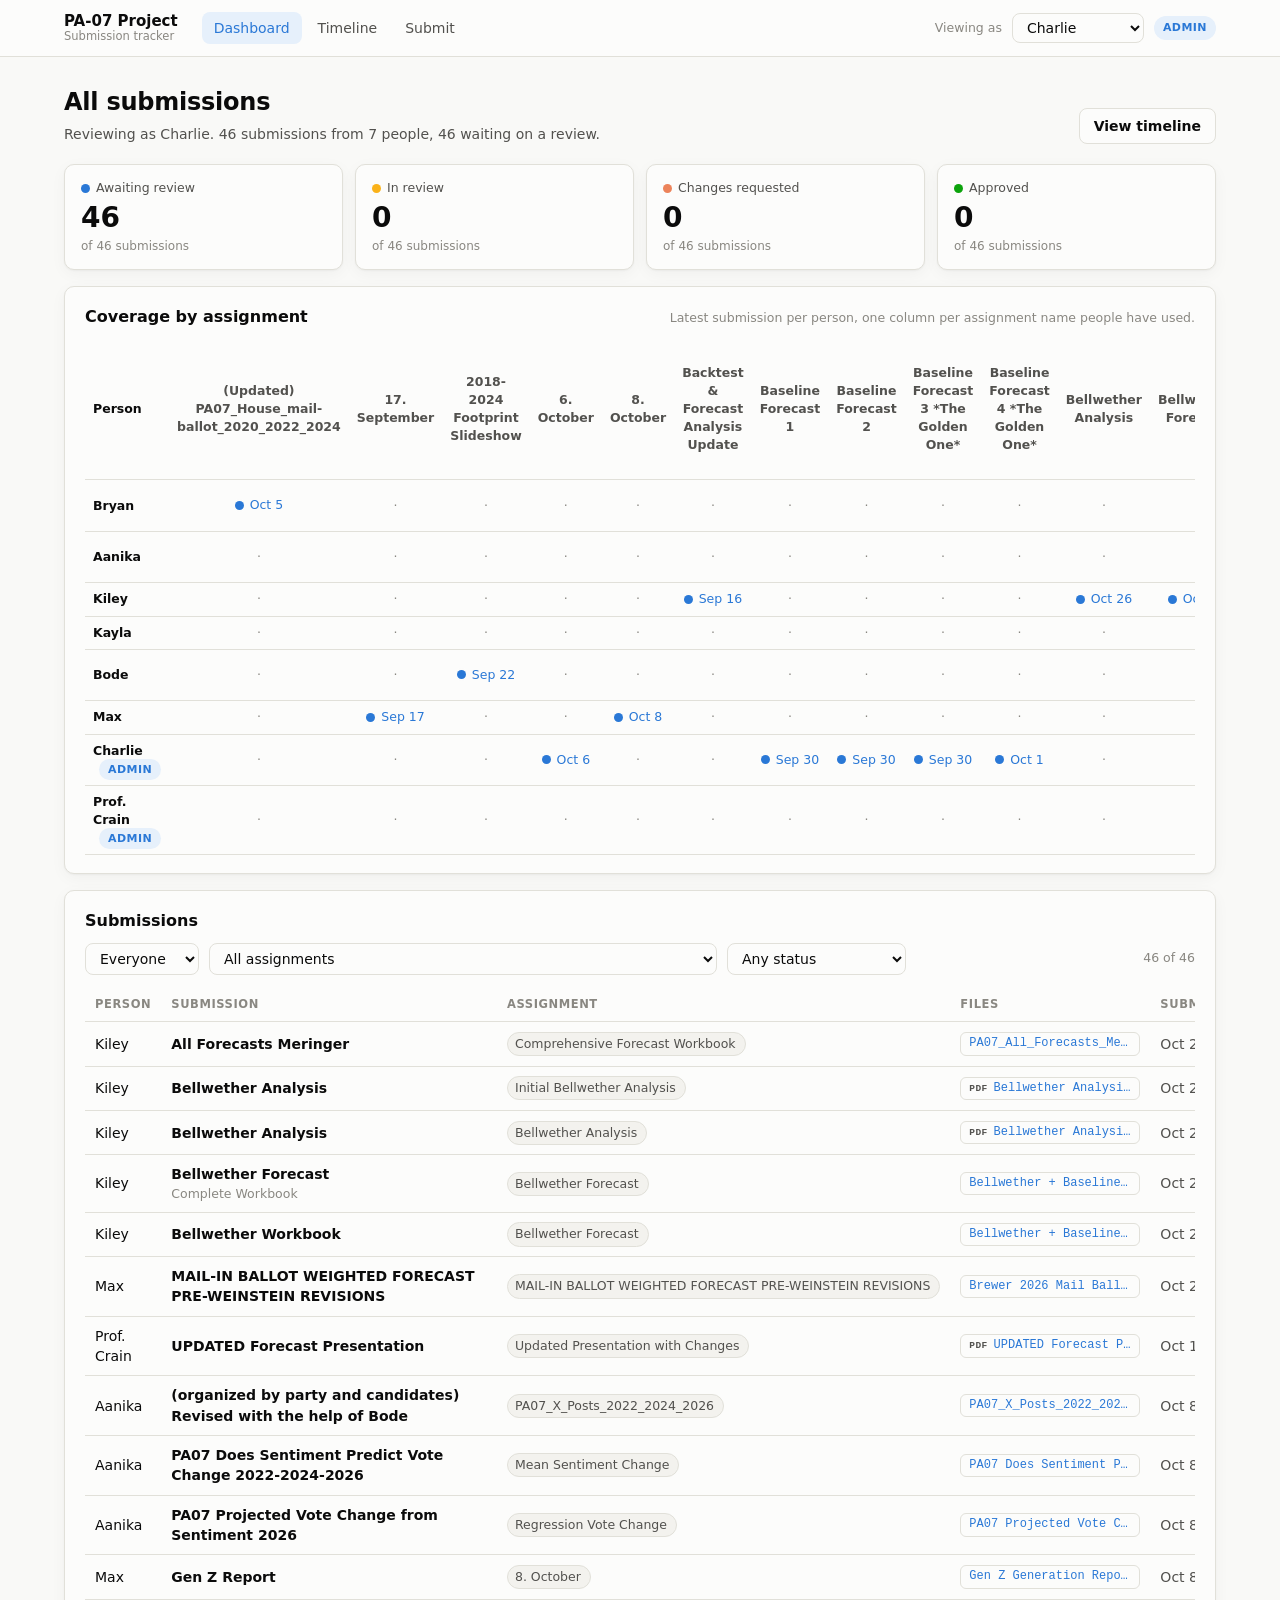
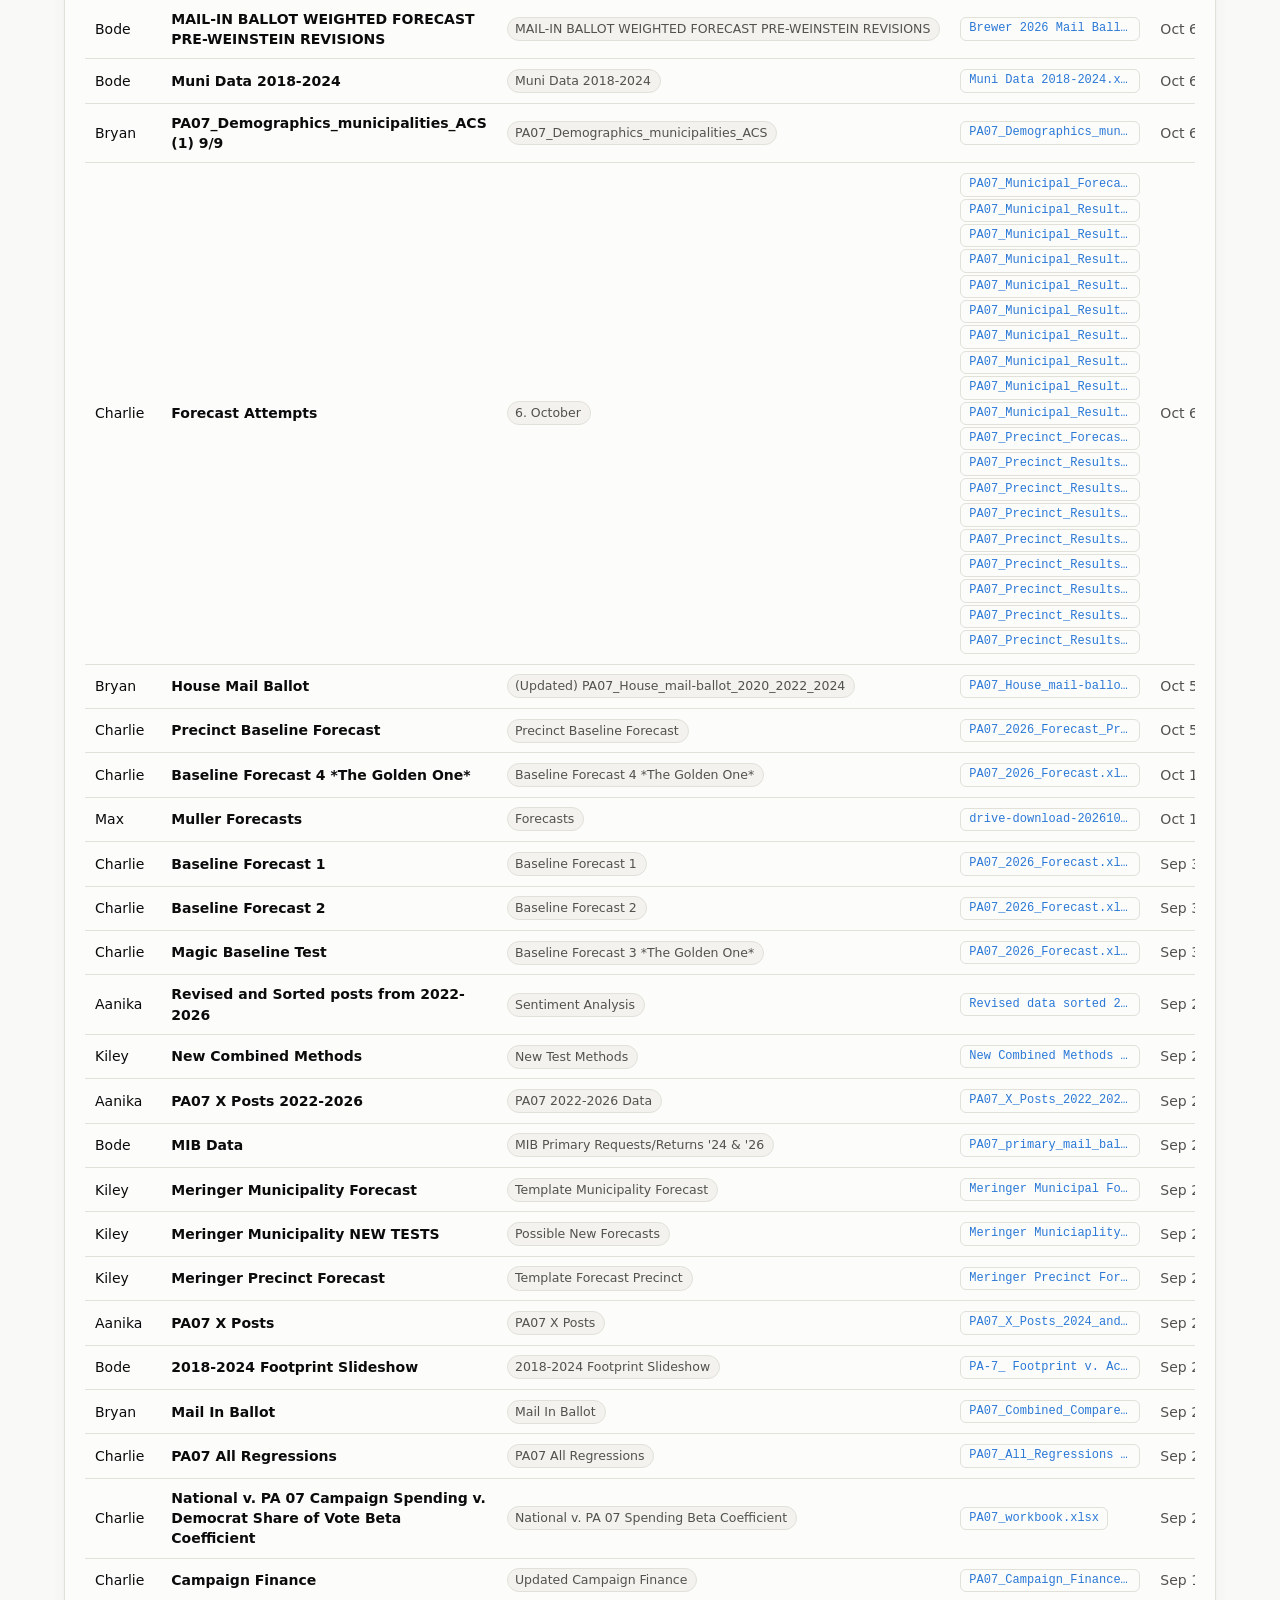
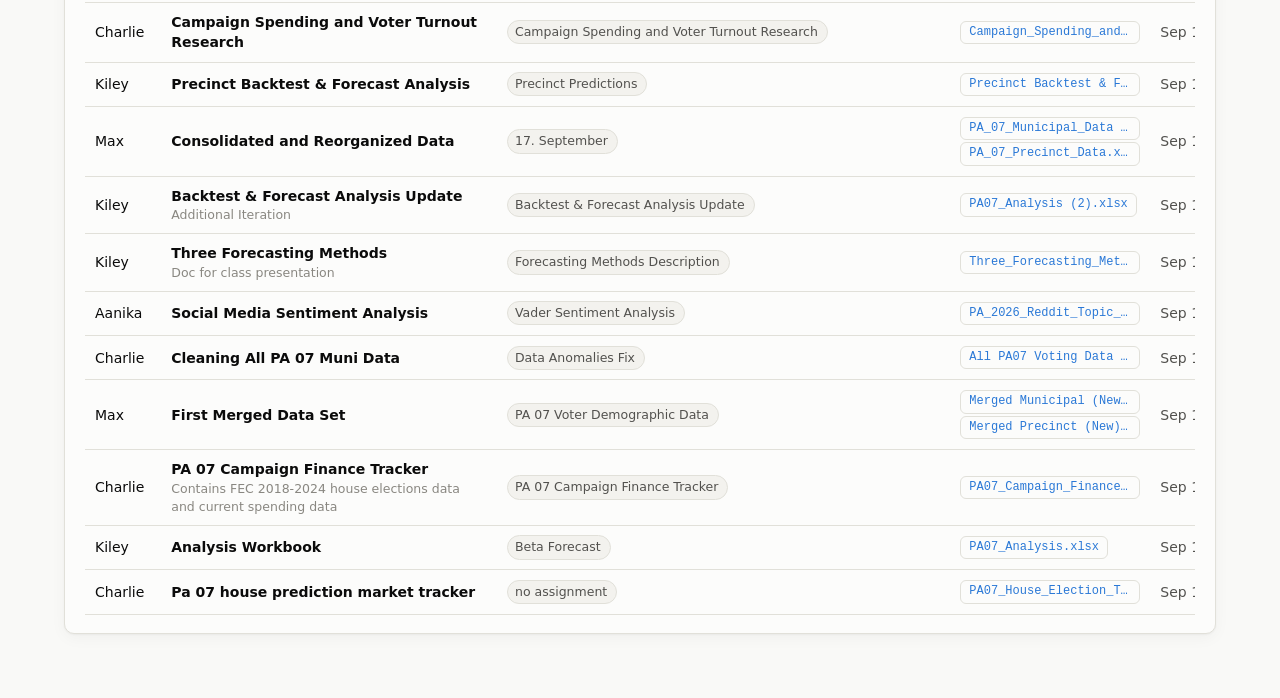
<file: site/index.html>
<!doctype html>
<html lang="en">
<head>
<meta charset="utf-8">
<meta name="viewport" content="width=device-width, initial-scale=1">
<title>Dashboard</title>
<link rel="icon" href="data:,">
<link rel="stylesheet" href="assets/style.css">
</head>
<body>
<header class="topbar"><div class="inner"></div></header>
<main class="page" id="page"></main>

<script src="assets/app.js"></script>
<script>
(async function () {
  const T = window.Tracker;
  let data;
  try { data = await T.load(); } catch (e) { return T.fail(e); }
  const page = document.getElementById("page");
  const subs = data.visible.slice().sort((a, b) => (b.updated || "").localeCompare(a.updated || "") || (b.submitted || "").localeCompare(a.submitted || ""));
  const count = (st) => subs.filter((s) => s.status === st).length;

  const tiles = `
    <div class="tiles">
      ${T.ORDER.map((st) => `
        <div class="tile">
          <div class="label"><span class="dot" style="--c:${T.STATUS[st].color}"></span>${T.STATUS[st].label}</div>
          <div class="value">${count(st)}</div>
          <div class="hint">of ${subs.length} submission${subs.length === 1 ? "" : "s"}</div>
        </div>`).join("")}
    </div>`;

  // Admin view: everyone's work, a coverage grid, filters.
  if (data.isAdmin) {
    const members = data.members;
    const people = new Set(subs.map((s) => s.member)).size;
    // One column per distinct assignment name people have typed.
    const names = data.assignmentNames;
    const cell = (m, name) => {
      const mine = subs.filter((s) => s.member === m.id && s.assignment === name);
      if (!mine.length) return `<span class="cell missing">&middot;</span>`;
      const s = mine.sort((x, y) => y.submitted.localeCompare(x.submitted))[0];
      return `<a class="cell" href="${T.detailHref(data, s)}" title="${T.esc(s.title)}"><span class="dot" style="--c:${T.statusOf(s.status).color}"></span><span class="tnum">${T.fmtDate(s.submitted)}</span></a>`;
    };
    const coverage = names.length ? `
      <div class="card">
        <div class="card-head"><h2>Coverage by assignment</h2><span class="small muted">Latest submission per person, one column per assignment name people have used.</span></div>
        <div class="table-wrap"><table class="coverage">
          <thead><tr><th>Person</th>${names.map((n) => `<th>${T.esc(n)}</th>`).join("")}</tr></thead>
          <tbody>${members.map((m) => `<tr><td>${T.esc(m.name)}${m.role === "admin" ? ' <span class="role admin" style="margin-left:6px">admin</span>' : ""}</td>${names.map((n) => `<td>${cell(m, n)}</td>`).join("")}</tr>`).join("")}</tbody>
        </table></div>
      </div>` : "";

    page.innerHTML = `
      <div class="page-head">
        <div><h1>All submissions</h1><p class="lede">Reviewing as ${T.esc(data.viewer.name)}. ${subs.length} submissions from ${people} people, ${count("submitted") + count("in-review")} waiting on a review.</p></div>
        <a class="btn" href="${T.withViewer("timeline.html", data)}">View timeline</a>
      </div>
      ${tiles}
      ${coverage}
      <div class="card">
        <div class="card-head"><h2>Submissions</h2></div>
        <div class="filters">
          <select id="f-person"><option value="">Everyone</option>${members.map((m) => `<option value="${m.id}">${T.esc(m.name)}</option>`).join("")}</select>
          <select id="f-assignment"><option value="">All assignments</option>${names.map((n) => `<option value="${T.esc(n)}">${T.esc(n)}</option>`).join("")}</select>
          <select id="f-status"><option value="">Any status</option>${T.ORDER.map((st) => `<option value="${st}">${T.STATUS[st].label}</option>`).join("")}</select>
          <span class="count" id="f-count"></span>
        </div>
        <div id="table" class="table-wrap"></div>
      </div>`;

    const draw = () => {
      const p = document.getElementById("f-person").value, a = document.getElementById("f-assignment").value, st = document.getElementById("f-status").value;
      const rows = subs.filter((s) => (!p || s.member === p) && (!a || s.assignment === a) && (!st || s.status === st));
      document.getElementById("f-count").textContent = `${rows.length} of ${subs.length}`;
      const t = document.getElementById("table");
      // Blame the filters only when one is set; with none, an empty table means there is nothing yet.
      t.innerHTML = T.submissionTable(data, rows, { showPerson: true, emptyText: p || a || st ? "Nothing matches these filters." : "" });
      T.wireRowLinks(t);
    };
    ["f-person", "f-assignment", "f-status"].forEach((id) => document.getElementById(id).addEventListener("change", draw));
    draw();
    return;
  }

  // Member view: only their own work, plus anything sent back to them.
  const needsWork = subs.filter((s) => s.status === "changes-requested");
  page.innerHTML = `
    <div class="page-head">
      <div><h1>Your submissions</h1><p class="lede">Signed in as ${T.esc(data.viewer.name)}. Only you and the admins (Charlie, Prof. Crain) can see this page.</p></div>
      <a class="btn primary" href="${T.withViewer("submit.html", data)}">Submit work</a>
    </div>
    ${tiles}
    <div class="grid wide">
      <div class="card">
        <div class="card-head"><h2>Submitted</h2></div>
        <div id="table" class="table-wrap"></div>
      </div>
      <div>
        ${needsWork.length ? `<div class="card"><div class="card-head"><h2>Needs your attention</h2></div><ul class="files">${needsWork.map((s) => `<li><span class="dot" style="--c:${T.statusOf(s.status).color}"></span><a href="${T.detailHref(data, s)}">${T.esc(s.title)}</a><span class="size">${T.esc(s.review?.reviewer || "")}</span></li>`).join("")}</ul></div>` : ""}
        <div class="card">
          <div class="card-head"><h2>Submitting</h2></div>
          <p class="small ink2">Use <b>Submit work</b> for each assignment. Type the assignment name the way it was given to you, so your work lines up with everyone else's on the admins' grid. To revise, upload into the same folder again.</p>
        </div>
      </div>
    </div>`;
  const t = document.getElementById("table");
  t.innerHTML = T.submissionTable(data, subs, { emptyText: "You have not submitted anything yet. Use Submit work to add your first one." });
  T.wireRowLinks(page);
})();
</script>
</body>
</html>
</file>
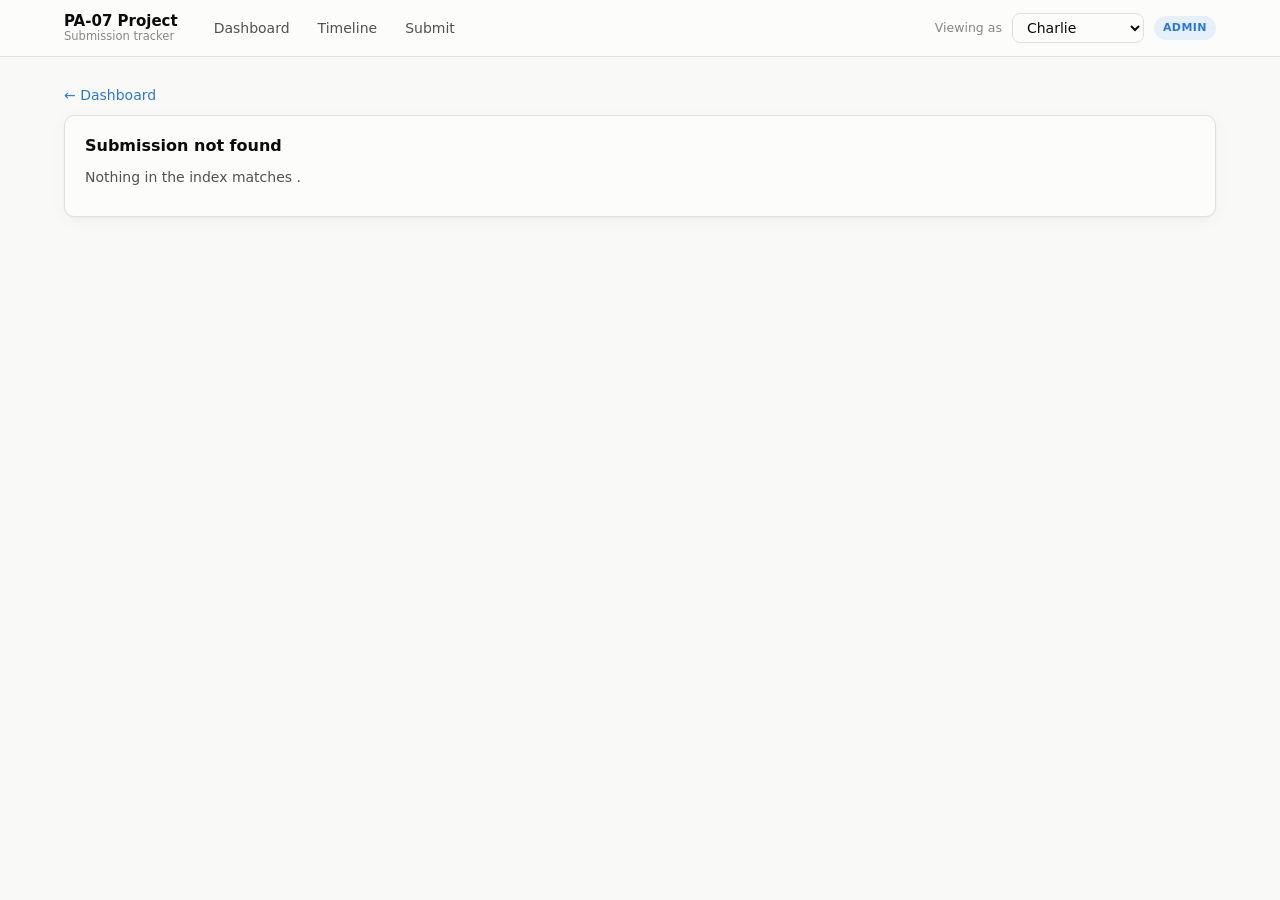
<file: site/submission.html>
<!doctype html>
<html lang="en">
<head>
<meta charset="utf-8">
<meta name="viewport" content="width=device-width, initial-scale=1">
<title>Submission</title>
<link rel="icon" href="data:,">
<link rel="stylesheet" href="assets/style.css">
</head>
<body>
<header class="topbar"><div class="inner"></div></header>
<main class="page" id="page"></main>

<script src="assets/app.js"></script>
<script>
(async function () {
  const T = window.Tracker;
  let data;
  try { data = await T.load(); } catch (e) { return T.fail(e); }
  const page = document.getElementById("page");
  const id = new URLSearchParams(location.search).get("id");
  const sub = data.submissions.find((s) => s.id === id);
  const back = `<p><a href="${T.withViewer("index.html", data)}">&larr; Dashboard</a></p>`;

  if (!sub) {
    page.innerHTML = `${back}<div class="card"><h2>Submission not found</h2><p class="ink2">Nothing in the index matches <code>${T.esc(id || "")}</code>.</p></div>`;
    return;
  }
  if (!data.isAdmin && sub.member !== data.viewer.id) {
    page.innerHTML = `${back}<div class="card"><h2>You do not have access to this submission</h2><p class="ink2">Members can only open their own work. Admins (Charlie and Prof. Crain) can open everything.</p></div>`;
    return;
  }

  const owner = data.memberById[sub.member];
  const folder = `submissions/${sub.member}/${sub.folder}`;
  const reviewPath = `reviews/${sub.member}/${sub.folder}.md`;
  const comments = sub.review?.comments || [];
  const isAuthor = (name) => (data.members.find((m) => m.name === name) || {}).role === "admin";

  page.innerHTML = `
    ${back}
    <div class="page-head">
      <div>
        <h1>${T.esc(sub.title)}</h1>
        <div class="btn-row" style="margin-top:6px">${T.personChip(data, sub.member)} ${T.assignmentChip(data, sub.assignment)} ${T.chip(sub.status)}</div>
      </div>
      ${data.github ? `<a class="btn" href="${data.treeUrl(folder)}" target="_blank" rel="noopener">Open folder on GitHub</a>` : ""}
    </div>

    <div class="card">
      <div class="meta">
        <div><div class="k">Submitted</div><div class="v tnum">${T.fmtDateLong(sub.submitted)}</div></div>
        <div><div class="k">Last updated</div><div class="v tnum">${sub.updated !== sub.submitted ? T.fmtDateLong(sub.updated) : '<span class="muted">No revisions</span>'}</div></div>
        <div><div class="k">Submitted by</div><div class="v">${T.esc(sub.submitted_by)}</div></div>
        <div><div class="k">Folder</div><div class="v mono small" style="font-weight:500">${T.esc(folder)}</div></div>
      </div>
      ${sub.has_metadata === false ? `<p class="callout warn" style="margin:14px 0 0">This folder has no <code>submission.md</code>, so the title comes from the folder name and no assignment is set. ${sub.member === data.viewer.id ? `Add one from the <a href="${T.withViewer("submit.html", data)}">Submit page</a> (download it, then upload it into this folder).` : "The submitter can add one from the Submit page."}</p>` : ""}
      ${sub.notes ? `<p class="ink2" style="margin:14px 0 0">${T.esc(sub.notes)}</p>` : ""}
      ${sub.body ? `<div style="margin-top:12px;white-space:pre-wrap">${T.esc(sub.body)}</div>` : ""}
    </div>

    <div class="grid two section">
      <div>
        <div class="card">
          <div class="card-head"><h2>Review thread</h2><span class="small muted">${comments.length} comment${comments.length === 1 ? "" : "s"}${sub.review?.reviewer ? `, reviewer ${T.esc(sub.review.reviewer)}` : ""}</span></div>
          ${comments.length ? `<ul class="thread">${comments.map((c) => `
            <li>
              <div class="avatar ${isAuthor(c.author) ? "admin" : ""}">${T.esc(T.initials(c.author))}</div>
              <div><div class="who"><span class="name">${T.esc(c.author)}</span><span class="when">${T.fmtDateLong(c.date)}</span>${isAuthor(c.author) ? '<span class="role admin">admin</span>' : ""}</div><div class="text">${T.esc(c.text)}</div></div>
            </li>`).join("")}</ul>` : `<p class="muted">No review yet. ${data.isAdmin ? "Add the first comment below." : "An admin will comment here."}</p>`}
        </div>

        <div class="card" id="comment-card">
          <div class="card-head"><h2>${data.isAdmin ? "Add a review comment" : "Reply"}</h2></div>
          ${data.isAdmin ? `
          <div class="field"><label for="c-status">Status</label>
            <select id="c-status">${T.ORDER.map((st) => `<option value="${st}" ${st === sub.status ? "selected" : ""}>${T.STATUS[st].label}</option>`).join("")}</select>
            <span class="help">Members can only reply; the status is set by admins.</span></div>` : ""}
          <div class="field"><label for="c-text">Comment</label><textarea id="c-text" placeholder="What should change, or what is good to go."></textarea></div>
          <div class="btn-row">
            <button class="btn primary" id="c-save">${sub.review ? "Add to review on GitHub" : "Create review on GitHub"}</button>
            <button class="btn" id="c-copy">Copy as markdown</button>
            <span class="small muted">Saved as <code>${T.esc(reviewPath)}</code></span>
          </div>
          <div id="c-preview" class="section" hidden><h3>What will be saved</h3><pre id="c-pre"></pre></div>
        </div>
      </div>

      <div>
        <div class="card">
          <div class="card-head"><h2>Files</h2><span class="small muted">${sub.files.length}</span></div>
          ${sub.files.length ? `<ul class="files">${sub.files.map((f) => `<li>${T.fileLinks([f])}${data.github ? `<a class="small muted" href="${data.blobUrl(f.path)}" target="_blank" rel="noopener">GitHub</a>` : ""}<span class="size small">${T.fmtSize(f.size)}</span></li>`).join("")}</ul><p class="small muted" style="margin:8px 0 0">PDFs and images open right here; other files open in a new tab.</p>` : `<p class="muted">No files beyond submission.md.</p>`}
        </div>
        <div class="card">
          <div class="card-head"><h2>How this works</h2></div>
          <p class="small ink2">Each submission is a folder in git. The date markers come from the commits that added and last changed the folder, so they cannot be edited after the fact. Reviews are a markdown file next to it; each <code>##</code> heading is one dated comment.</p>
        </div>
      </div>
    </div>`;

  T.wireFileButtons(page);

  // Build the markdown that would be written, and hand it to GitHub's editor.
  const build = () => {
    const text = document.getElementById("c-text").value.trim();
    const status = data.isAdmin ? document.getElementById("c-status").value : (sub.review?.status || "submitted");
    const reviewer = data.isAdmin ? data.viewer.name : (sub.review?.reviewer || "");
    const entry = `## ${data.today} ${data.viewer.name}\n\n${text || "(your comment)"}\n`;
    const full = `---\nstatus: ${status}\nreviewer: ${reviewer}\n---\n\n${entry}`;
    return { text, status, entry, full };
  };
  const preview = () => {
    const b = build();
    document.getElementById("c-preview").hidden = false;
    document.getElementById("c-pre").textContent = sub.review ? `(append to ${reviewPath}, and set status: ${b.status} in the front matter)\n\n${b.entry}` : b.full;
  };
  document.getElementById("c-text").addEventListener("input", preview);
  if (data.isAdmin) document.getElementById("c-status").addEventListener("change", preview);
  document.getElementById("c-copy").addEventListener("click", (e) => { const b = build(); T.copyText(sub.review ? b.entry : b.full, e.target); preview(); });
  document.getElementById("c-save").addEventListener("click", (e) => {
    const b = build();
    if (!b.text) { document.getElementById("c-text").focus(); return; }
    if (!data.github) { preview(); return; }
    if (sub.review) {
      // GitHub's editor cannot be prefilled for an existing file, so copy the entry and open the editor.
      T.copyText(b.entry, e.target);
      window.open(`${data.github}/edit/${data.branch}/${reviewPath}`, "_blank", "noopener");
    } else {
      const url = `${data.github}/new/${data.branch}/reviews/${sub.member}?filename=${encodeURIComponent(sub.folder + ".md")}&value=${encodeURIComponent(b.full)}`;
      window.open(url, "_blank", "noopener");
    }
    preview();
  });
})();
</script>
</body>
</html>
</file>
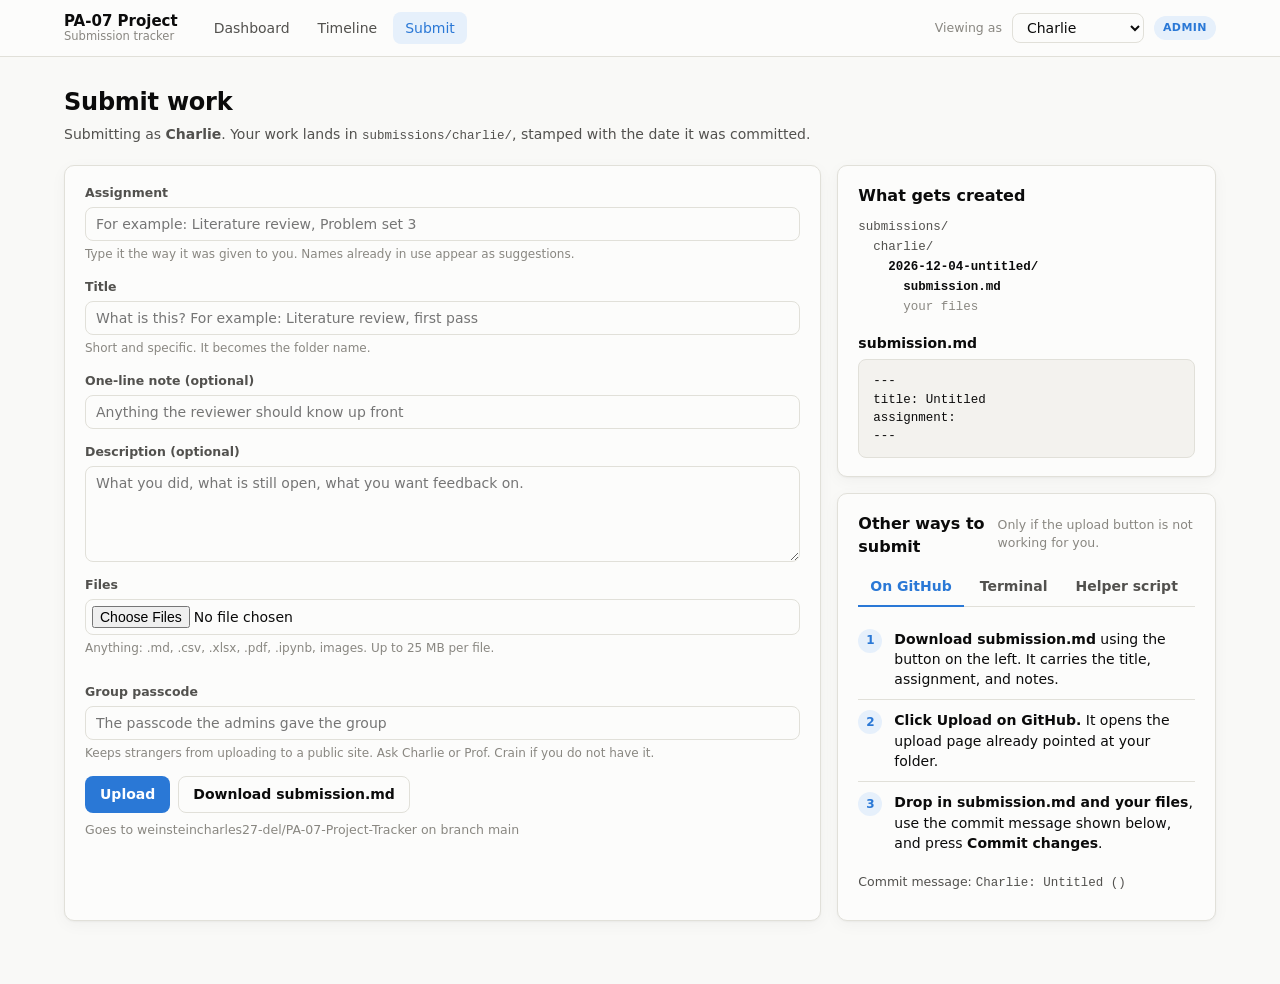
<file: site/submit.html>
<!doctype html>
<html lang="en">
<head>
<meta charset="utf-8">
<meta name="viewport" content="width=device-width, initial-scale=1">
<title>Submit</title>
<link rel="icon" href="data:,">
<link rel="stylesheet" href="assets/style.css">
</head>
<body>
<header class="topbar"><div class="inner"></div></header>
<main class="page" id="page"></main>

<script src="assets/app.js"></script>
<script>
(async function () {
  const T = window.Tracker;
  let data;
  try { data = await T.load(); } catch (e) { return T.fail(e); }
  const page = document.getElementById("page");
  const params = new URLSearchParams(location.search);
  const me = data.viewer;

  page.innerHTML = `
    <div class="page-head">
      <div><h1>Submit work</h1><p class="lede">Submitting as <b>${T.esc(me.name)}</b>. Your work lands in <code>submissions/${T.esc(me.id)}/</code>, stamped with the date it was committed.</p></div>
    </div>
    <div class="grid two">
      <div class="card">
        <div class="field"><label for="s-assignment">Assignment</label>
          <input id="s-assignment" list="assignment-names" value="${T.esc(params.get("assignment") || "")}" placeholder="For example: Literature review, Problem set 3">
          <datalist id="assignment-names">${data.assignmentNames.map((n) => `<option value="${T.esc(n)}"></option>`).join("")}</datalist>
          <span class="help">Type it the way it was given to you. Names already in use appear as suggestions.</span></div>
        <div class="field"><label for="s-title">Title</label><input id="s-title" placeholder="What is this? For example: Literature review, first pass"><span class="help">Short and specific. It becomes the folder name.</span></div>
        <div class="field"><label for="s-notes">One-line note (optional)</label><input id="s-notes" placeholder="Anything the reviewer should know up front"></div>
        <div class="field"><label for="s-body">Description (optional)</label><textarea id="s-body" placeholder="What you did, what is still open, what you want feedback on."></textarea></div>
        <div class="field"><label for="s-files">Files</label><input id="s-files" type="file" multiple><span class="help">Anything: .md, .csv, .xlsx, .pdf, .ipynb, images. Up to 25 MB per file.</span><ul class="filelist" id="s-filelist"></ul></div>
        ${data.uploadUrl ? `<div class="field"><label for="s-passcode">Group passcode</label><input id="s-passcode" type="password" autocomplete="off" placeholder="The passcode the admins gave the group"><span class="help">Keeps strangers from uploading to a public site. Ask Charlie or Prof. Crain if you do not have it.</span></div>` : ""}
        <div class="btn-row">
          <button class="btn primary" id="s-go">${data.uploadUrl ? "Upload" : "Upload on GitHub"}</button>
          <a class="btn" id="s-download" download="submission.md">Download submission.md</a>
          <span class="small muted" id="s-hint"></span>
        </div>
        <div id="s-result" class="section" hidden></div>
      </div>

      <div>
        <div class="card">
          <div class="card-head"><h2>What gets created</h2></div>
          <div class="tree" id="s-tree"></div>
          <h3 class="section">submission.md</h3>
          <pre id="s-preview"></pre>
        </div>
        <div class="card">
          ${data.uploadUrl ? `<div class="card-head"><h2>Other ways to submit</h2><span class="small muted">Only if the upload button is not working for you.</span></div>` : ""}
          <div class="tabs"><button class="active" data-tab="web">On GitHub</button><button data-tab="git">Terminal</button><button data-tab="script">Helper script</button></div>
          <div data-panel="web">
            <ol class="steps">
              <li><div><b>Download submission.md</b> using the button on the left. It carries the title, assignment, and notes.</div></li>
              <li><div><b>Click Upload on GitHub.</b> It opens the upload page already pointed at your folder.</div></li>
              <li><div><b>Drop in submission.md and your files</b>, use the commit message shown below, and press <b>Commit changes</b>.</div></li>
            </ol>
            <p class="small ink2" style="margin-top:10px">Commit message: <code id="s-msg"></code></p>
          </div>
          <div data-panel="git" hidden>
            <p class="small ink2">If you work with git locally, from the repo root:</p>
            <pre id="s-git"></pre>
            <div class="btn-row" style="margin-top:8px"><button class="btn small" id="s-copy-git">Copy commands</button></div>
          </div>
          <div data-panel="script" hidden>
            <p class="small ink2">Or let the helper do the folder, submission.md, commit, and push in one go:</p>
            <pre id="s-script"></pre>
            <div class="btn-row" style="margin-top:8px"><button class="btn small" id="s-copy-script">Copy command</button></div>
          </div>
        </div>
      </div>
    </div>`;

  const $ = (id) => document.getElementById(id);
  let files = [];
  $("s-files").addEventListener("change", (e) => { files = Array.from(e.target.files); render(); });
  ["s-assignment", "s-title", "s-notes", "s-body"].forEach((id) => $(id).addEventListener("input", render));
  page.querySelectorAll(".tabs button").forEach((b) => b.addEventListener("click", () => {
    page.querySelectorAll(".tabs button").forEach((x) => x.classList.toggle("active", x === b));
    page.querySelectorAll("[data-panel]").forEach((p) => (p.hidden = p.dataset.panel !== b.dataset.tab));
  }));

  function build() {
    const assignment = $("s-assignment").value.trim();
    const title = $("s-title").value.trim() || "Untitled";
    const notes = $("s-notes").value.trim();
    const body = $("s-body").value.trim();
    const folder = `${data.today}-${T.slug(title)}`;
    const path = `submissions/${me.id}/${folder}`;
    const md = `---\ntitle: ${title}\nassignment: ${assignment}\n${notes ? `notes: ${notes}\n` : ""}---\n${body ? body + "\n" : ""}`;
    const msg = `${me.name}: ${title} (${assignment})`;
    const q = (s) => `'${s.replace(/'/g, "'\\''")}'`;
    const git = [`mkdir -p ${path}`, `# save submission.md there, then copy your files in`, `git add ${path}`, `git commit -m ${q(msg)}`, `git push`].join("\n");
    const script = `python3 scripts/submit.py --as ${me.id} --assignment ${q(assignment)} --title ${q(title)}${notes ? ` --notes ${q(notes)}` : ""} ${files.length ? files.map((f) => q(f.name)).join(" ") : "<your files>"} --push`;
    return { assignment, title, notes, body, folder, path, md, msg, git, script };
  }

  function render() {
    const b = build();
    $("s-tree").innerHTML = `submissions/<br>&nbsp;&nbsp;${T.esc(me.id)}/<br>&nbsp;&nbsp;&nbsp;&nbsp;<b>${T.esc(b.folder)}/</b><br>&nbsp;&nbsp;&nbsp;&nbsp;&nbsp;&nbsp;<b>submission.md</b>${files.map((f) => `<br>&nbsp;&nbsp;&nbsp;&nbsp;&nbsp;&nbsp;${T.esc(f.name)}`).join("")}${files.length ? "" : '<br>&nbsp;&nbsp;&nbsp;&nbsp;&nbsp;&nbsp;<span class="muted">your files</span>'}`;
    $("s-preview").textContent = b.md;
    $("s-msg").textContent = b.msg;
    $("s-git").textContent = b.git;
    $("s-script").textContent = b.script;
    $("s-filelist").innerHTML = files.map((f) => `<li><span class="mono">${T.esc(f.name)}</span><span class="size">${T.fmtSize(f.size)}</span></li>`).join("");
    $("s-download").href = `data:text/markdown;charset=utf-8,${encodeURIComponent(b.md)}`;
    $("s-hint").textContent = data.github ? `Goes to ${data.repo} on branch ${data.branch}` : "No repo configured in members.json";
  }
  render();

  $("s-go").addEventListener("click", async () => {
    const b = build();
    if (!$("s-assignment").value.trim()) { $("s-assignment").focus(); $("s-hint").textContent = "Which assignment is this for?"; return; }
    if (!$("s-title").value.trim()) { $("s-title").focus(); $("s-hint").textContent = "Give it a title first."; return; }
    if (!data.uploadUrl) {
      if (data.github) window.open(`${data.github}/upload/${data.branch}/${b.path}`, "_blank", "noopener");
      return;
    }
    // Upload straight from the site: the worker writes the files into the repo.
    if (!files.length) { $("s-files").focus(); $("s-hint").textContent = "Attach at least one file."; return; }
    const big = files.find((f) => f.size > 25 * 1024 * 1024);
    if (big) { $("s-hint").textContent = `${big.name} is over 25 MB.`; return; }
    if (!$("s-passcode").value) { $("s-passcode").focus(); $("s-hint").textContent = "Enter the group passcode."; return; }
    const form = new FormData();
    form.append("member", me.id);
    form.append("passcode", $("s-passcode").value);
    form.append("assignment", b.assignment);
    form.append("title", b.title);
    form.append("notes", b.notes);
    form.append("body", b.body);
    files.forEach((f) => form.append("files", f, f.name));
    const btn = $("s-go"), result = $("s-result");
    btn.disabled = true; btn.textContent = "Uploading..."; $("s-hint").textContent = "";
    result.hidden = false; result.innerHTML = `<p class="muted">Sending ${files.length} file${files.length === 1 ? "" : "s"} (${T.fmtSize(files.reduce((n, f) => n + f.size, 0))})...</p>`;
    try {
      const res = await fetch(data.uploadUrl, { method: "POST", body: form });
      let out = {};
      try { out = await res.json(); } catch (e) { out = { error: `Unexpected reply (${res.status})` }; }
      if (!res.ok || !out.ok) throw new Error(out.error || `Upload failed (${res.status})`);
      result.innerHTML = `<div class="callout"><b>Uploaded.</b> Your work is in the repo at <code>${T.esc(out.folder)}</code> with ${out.files.length} file${out.files.length === 1 ? "" : "s"}. It shows up on the <a href="${T.withViewer("index.html", data)}">dashboard</a> in about a minute, once the site rebuilds.${out.commit_url ? ` <a class="small" href="${T.esc(out.commit_url)}" target="_blank" rel="noopener">View the commit</a>` : ""}</div>`;
      btn.textContent = "Uploaded";
    } catch (e) {
      result.innerHTML = `<div class="callout warn"><b>Not uploaded.</b> ${T.esc(e.message)}</div>`;
      btn.disabled = false; btn.textContent = "Upload";
    }
  });
  $("s-copy-git").addEventListener("click", (e) => T.copyText(build().git, e.target));
  $("s-copy-script").addEventListener("click", (e) => T.copyText(build().script, e.target));
})();
</script>
</body>
</html>
</file>
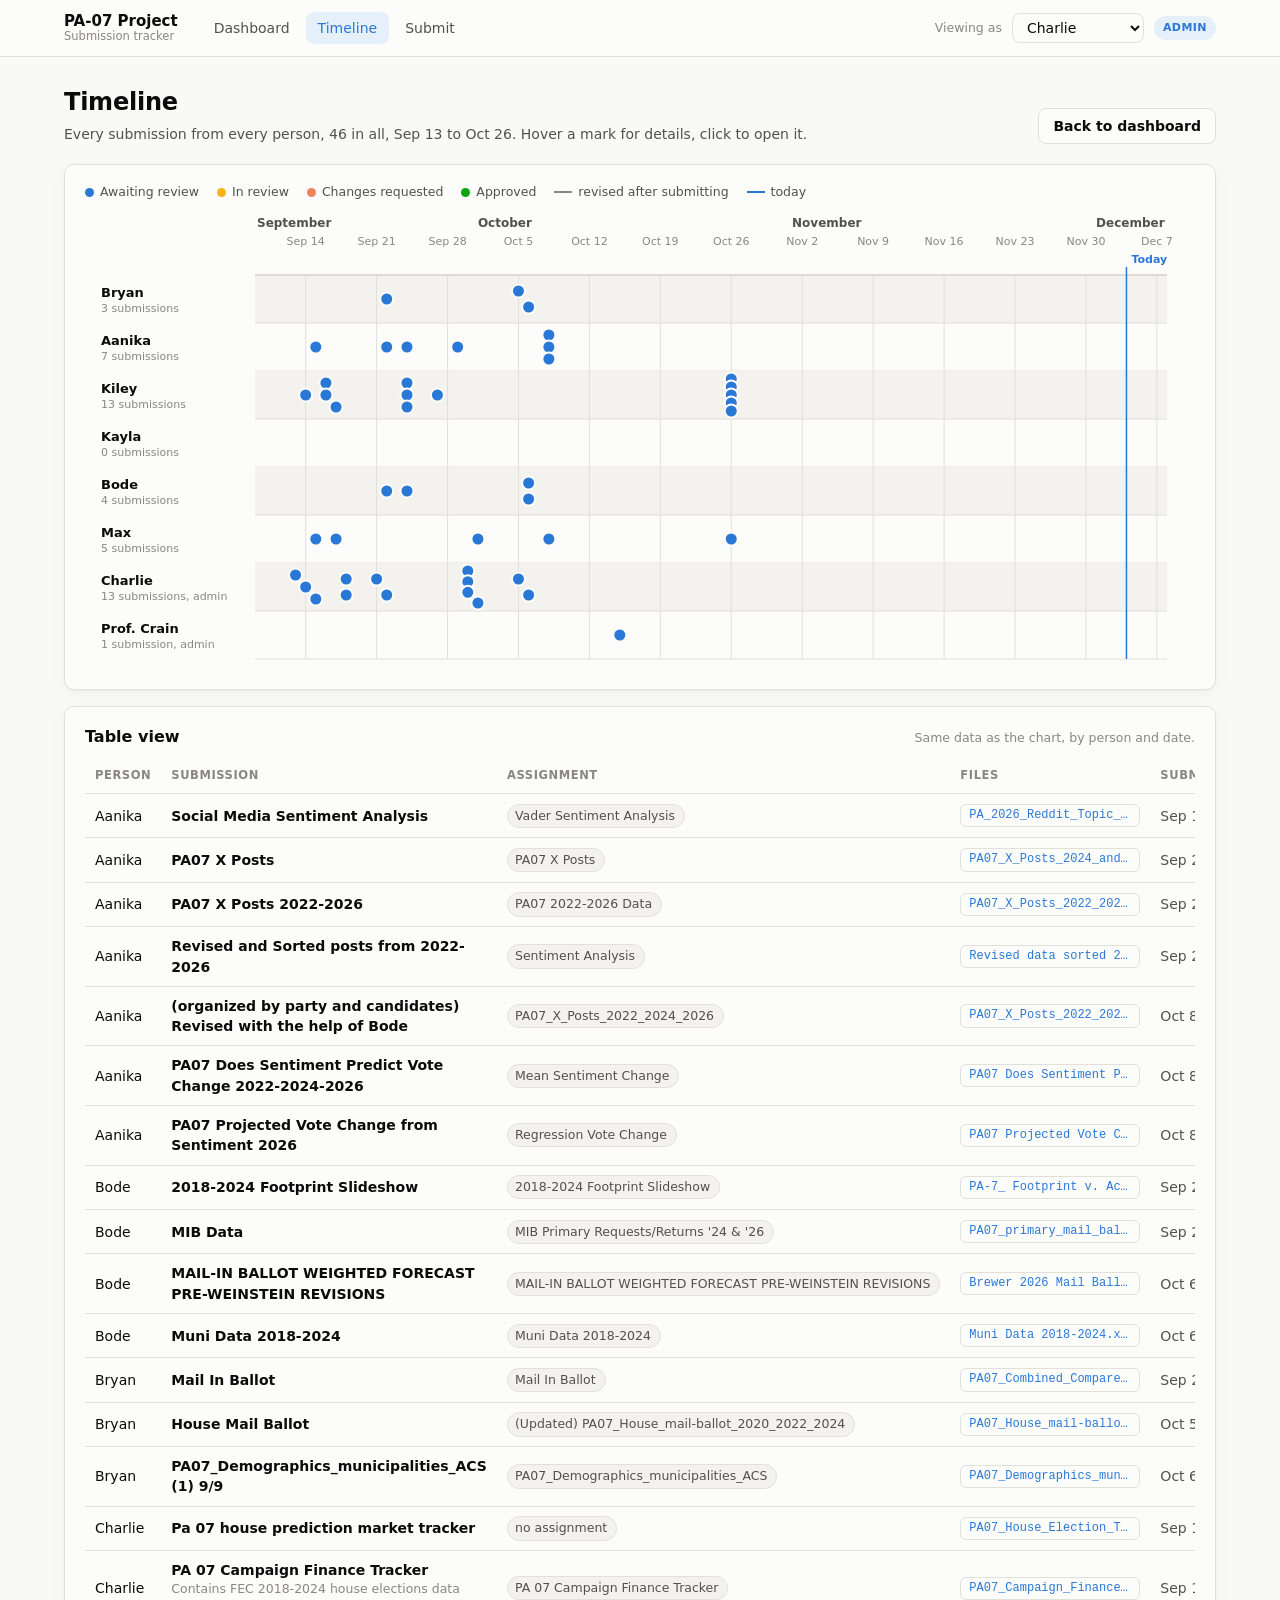
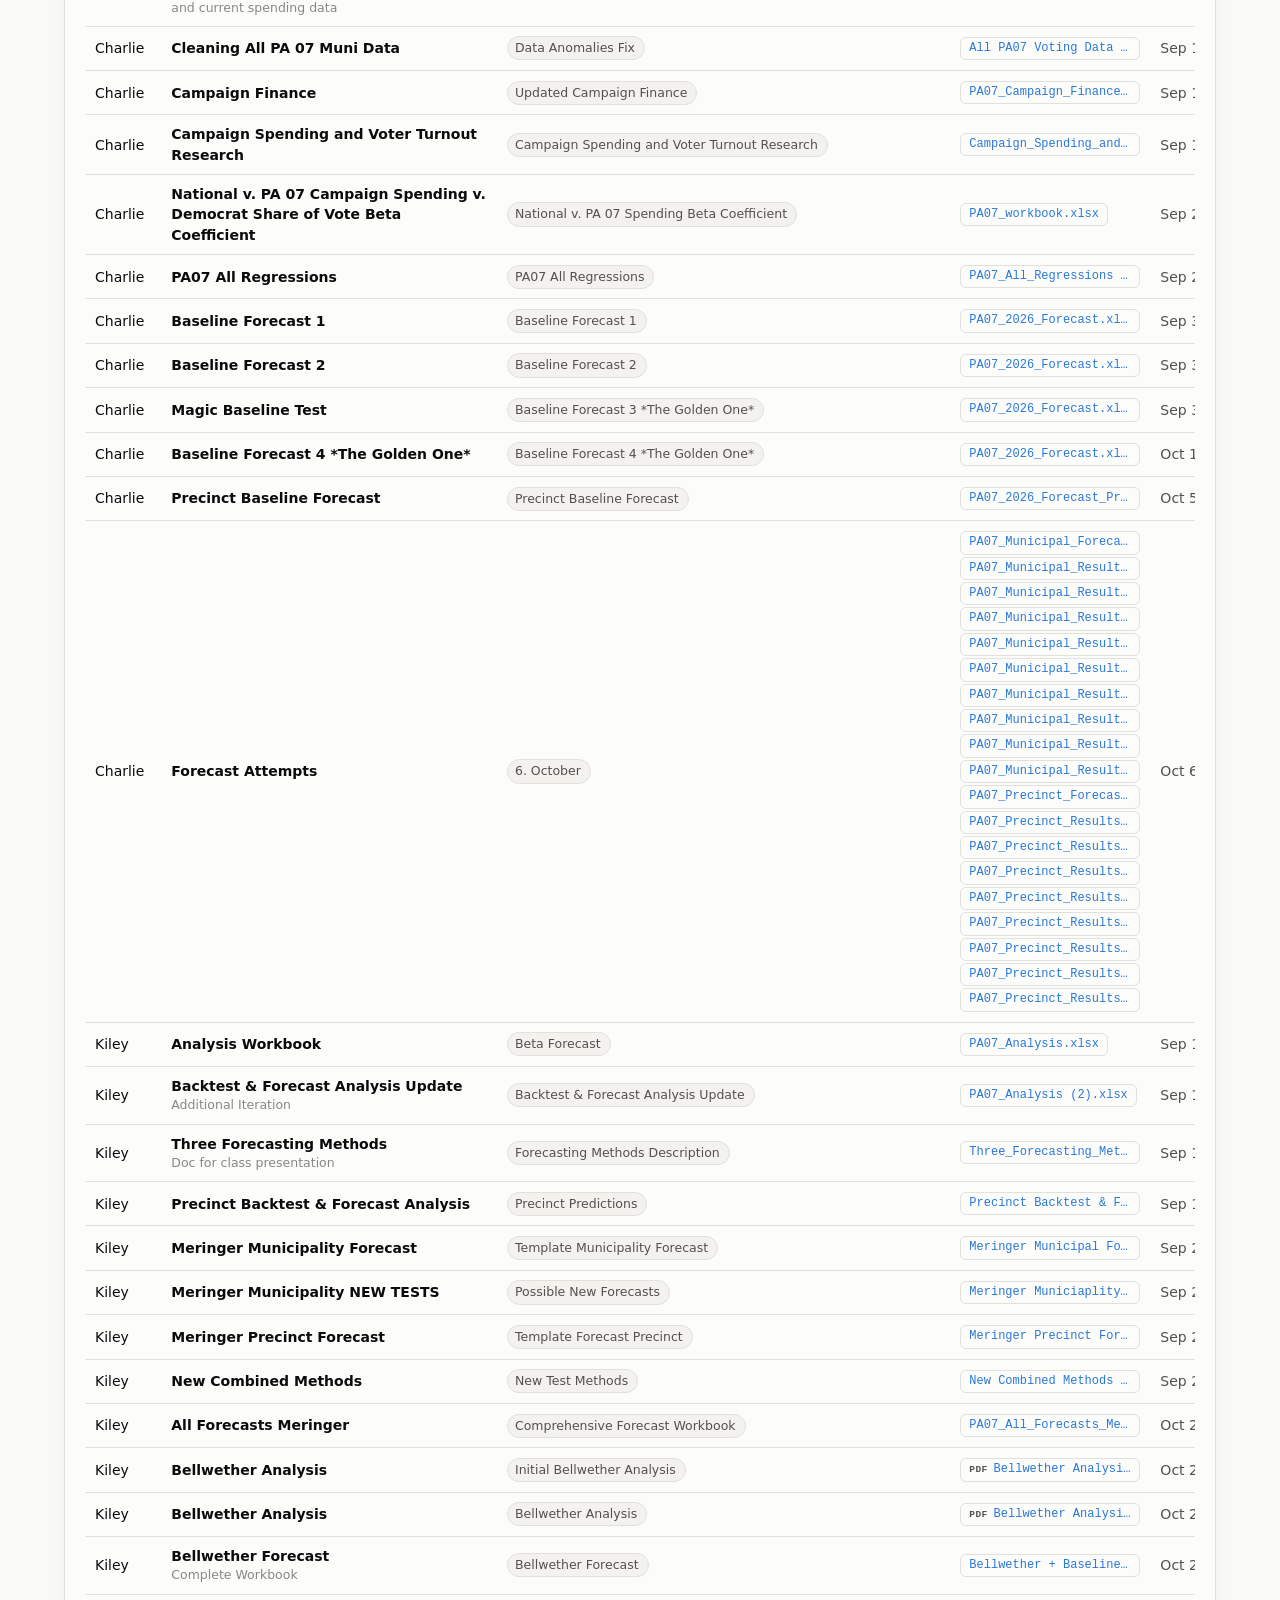
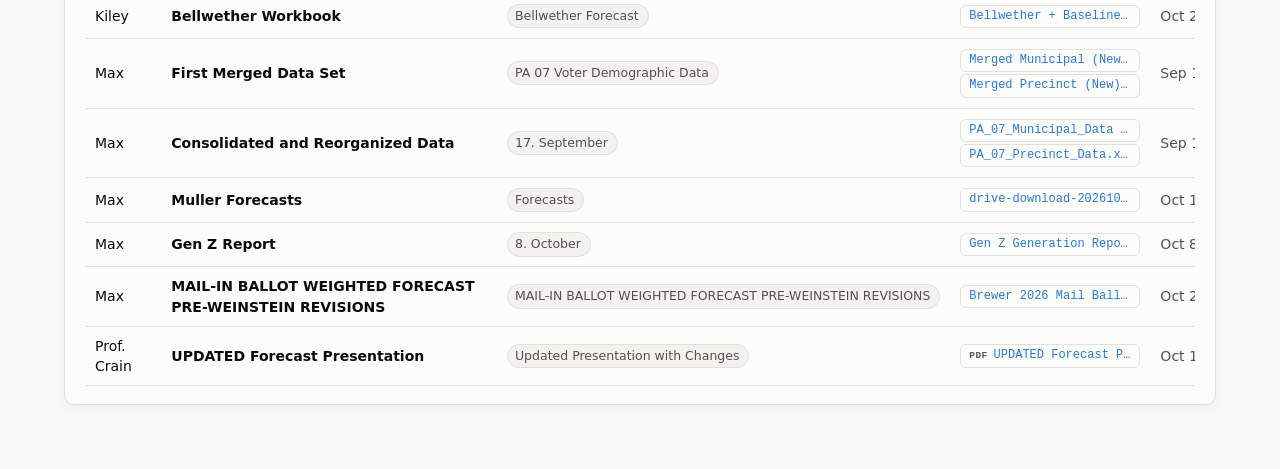
<file: site/timeline.html>
<!doctype html>
<html lang="en">
<head>
<meta charset="utf-8">
<meta name="viewport" content="width=device-width, initial-scale=1">
<title>Timeline</title>
<link rel="icon" href="data:,">
<link rel="stylesheet" href="assets/style.css">
</head>
<body>
<header class="topbar"><div class="inner"></div></header>
<main class="page" id="page"></main>
<div class="tooltip" id="tip" hidden></div>

<script src="assets/app.js"></script>
<script>
(async function () {
  const T = window.Tracker;
  let data;
  try { data = await T.load(); } catch (e) { return T.fail(e); }
  const page = document.getElementById("page");
  const subs = data.visible;
  const lanes = data.isAdmin ? data.members : [data.viewer];
  const DAY = 86400000;

  // Date window: a few days before the first event to a few days after the last.
  const dates = subs.flatMap((s) => [s.submitted, s.updated]).concat([data.today]).filter(Boolean).sort();
  const start = new Date(T.parseDate(dates[0]).getTime() - 4 * DAY);
  const end = new Date(T.parseDate(dates[dates.length - 1]).getTime() + 4 * DAY);
  const first = subs.map((s) => s.submitted).sort()[0], last = subs.map((s) => s.updated).sort().pop();

  page.innerHTML = `
    <div class="page-head">
      <div><h1>Timeline</h1><p class="lede">${data.isAdmin ? `Every submission from every person, ${subs.length} in all${first ? `, ${T.fmtDate(first)} to ${T.fmtDate(last)}` : ""}.` : `Your submissions, ${subs.length} so far. Admins see every lane; you see yours.`} Hover a mark for details, click to open it.</p></div>
      <a class="btn" href="${T.withViewer("index.html", data)}">Back to dashboard</a>
    </div>
    <div class="card">
      <div class="legend">
        ${T.ORDER.map((st) => `<span><span class="dot" style="--c:${T.STATUS[st].color}"></span>${T.STATUS[st].label}</span>`).join("")}
        <span><span class="line" style="border-color:var(--muted)"></span> revised after submitting</span>
        <span><span class="line" style="border-color:var(--accent)"></span> today</span>
      </div>
      <div class="timeline-wrap"><div class="timeline" id="chart"></div></div>
    </div>
    <div class="card">
      <div class="card-head"><h2>Table view</h2><span class="small muted">Same data as the chart, by person and date.</span></div>
      <div id="table" class="table-wrap"></div>
    </div>`;

  const byPerson = subs.slice().sort((a, b) => a.member.localeCompare(b.member) || a.submitted.localeCompare(b.submitted));
  document.getElementById("table").innerHTML = T.submissionTable(data, byPerson, { showPerson: data.isAdmin, emptyText: "No submissions to show yet." });
  T.wireRowLinks(document.getElementById("table"));

  const chart = document.getElementById("chart");
  const tip = document.getElementById("tip");

  function draw() {
    const W = Math.max(900, chart.parentElement.clientWidth);
    const L = 170, R = 28, H0 = 64, LH = 48;
    const H = H0 + lanes.length * LH + 12;
    const x = (d) => L + ((T.parseDate(d) - start) / (end - start)) * (W - L - R);
    let svg = `<svg viewBox="0 0 ${W} ${H}" width="${W}" height="${H}" role="img" aria-label="Submissions timeline">`;

    // Lane bands and labels.
    lanes.forEach((m, i) => {
      const y = H0 + i * LH;
      if (i % 2 === 0) svg += `<rect class="lane-band" x="${L}" y="${y}" width="${W - L - R}" height="${LH}"/>`;
      const n = subs.filter((s) => s.member === m.id).length;
      svg += `<text class="lane-label" x="16" y="${y + LH / 2 - 2}">${T.esc(m.name)}</text>`;
      svg += `<text class="lane-sub" x="16" y="${y + LH / 2 + 13}">${n} submission${n === 1 ? "" : "s"}${m.role === "admin" ? ", admin" : ""}</text>`;
      svg += `<line class="grid-line" x1="${L}" x2="${W - R}" y1="${y + LH}" y2="${y + LH}"/>`;
    });

    // Week ticks (Mondays) and month labels along the top.
    let seenMonth = "";
    for (let d = new Date(start); d <= end; d = new Date(d.getTime() + DAY)) {
      const iso = d.toISOString().slice(0, 10);
      const month = iso.slice(0, 7);
      if (month !== seenMonth) {
        seenMonth = month;
        const mx = Math.max(x(iso), L + 2);
        svg += `<text class="month-label" x="${mx}" y="16">${d.toLocaleDateString("en-US", { month: "long", timeZone: "UTC" })}</text>`;
      }
      if (d.getUTCDay() === 1) {
        svg += `<line class="grid-line" x1="${x(iso)}" x2="${x(iso)}" y1="${H0}" y2="${H - 12}"/>`;
        svg += `<text class="tick-label" x="${x(iso)}" y="${34}" text-anchor="middle">${T.fmtDate(iso)}</text>`;
      }
    }
    svg += `<line class="axis-line" x1="${L}" x2="${W - R}" y1="${H0}" y2="${H0}"/>`;

    // Today.
    const tx = x(data.today);
    svg += `<line class="today-line" x1="${tx}" x2="${tx}" y1="${H0 - 8}" y2="${H - 12}"/>`;
    svg += `<text class="today-label" x="${tx + 5}" y="${52}">Today</text>`;

    // Marks: a filled dot at submission, a line plus hollow dot if revised later.
    // Marks in one lane that land within 12px of each other (the same day, or
    // neighbouring days on a long window) are spread vertically so that every
    // submission keeps its own visible mark and its own hover/click target.
    lanes.forEach((m, i) => {
      const cy = H0 + i * LH + LH / 2;
      const mine = subs.filter((s) => s.member === m.id).sort((a, b) => a.submitted.localeCompare(b.submitted));
      const groups = [];
      mine.forEach((s) => {
        const g = groups[groups.length - 1];
        if (g && x(s.submitted) - x(g[g.length - 1].submitted) < 12) g.push(s); else groups.push([s]);
      });
      groups.forEach((g) => {
        // A lone mark sits on the lane centre. Two sit 8px above and below it,
        // three sit 12px apart, and bigger groups pack tighter to stay in the band.
        const n = g.length, step = n === 2 ? 16 : Math.min(12, 32 / (n - 1));
        g.forEach((s, k) => {
          const sx = x(s.submitted), ux = x(s.updated), c = T.statusOf(s.status).color;
          const my = cy + (k - (n - 1) / 2) * step, hh = n === 1 ? 28 : Math.min(16, step);
          if (s.updated !== s.submitted) {
            svg += `<line class="rev-line" x1="${sx}" x2="${ux}" y1="${my}" y2="${my}"/>`;
            svg += `<circle class="mark-update" cx="${ux}" cy="${my}" r="4.5" style="stroke:${c}"/>`;
          }
          svg += `<circle class="mark" cx="${sx}" cy="${my}" r="6.5" fill="${c}"/>`;
          svg += `<rect class="hit" data-id="${T.esc(s.id)}" x="${Math.min(sx, ux) - 10}" y="${my - hh / 2}" width="${Math.abs(ux - sx) + 20}" height="${hh}"/>`;
        });
      });
    });
    svg += `</svg>`;
    chart.innerHTML = svg;

    chart.querySelectorAll(".hit").forEach((el) => {
      const s = subs.find((z) => z.id === el.dataset.id);
      el.addEventListener("mousemove", (e) => {
        tip.innerHTML = `<div class="t">${T.esc(s.title)}</div><div class="m">${T.esc(data.memberById[s.member].name)} &middot; ${T.esc(s.assignment || "no assignment")}</div><div class="m">Submitted ${T.fmtDateLong(s.submitted)}${s.updated !== s.submitted ? `, revised ${T.fmtDate(s.updated)}` : ""}</div><div style="margin-top:4px">${T.chip(s.status)}</div>`;
        tip.hidden = false;
        tip.style.left = `${Math.min(e.clientX + 14, window.innerWidth - 300)}px`;
        tip.style.top = `${e.clientY + 14}px`;
      });
      el.addEventListener("mouseleave", () => (tip.hidden = true));
      el.addEventListener("click", () => (location.href = T.detailHref(data, s)));
    });
  }
  draw();
  let t; window.addEventListener("resize", () => { clearTimeout(t); t = setTimeout(draw, 120); });
})();
</script>
</body>
</html>
</file>
<file: site/assets/style.css>
/* PA-07 Project tracker: shared styles. Light first, dark follows the OS. */
:root {
  color-scheme: light;
  --page: #f9f9f7;
  --surface: #fcfcfb;
  --surface-2: #f3f2ee;
  --ink: #0b0b0b;
  --ink-2: #52514e;
  --muted: #898781;
  --hairline: #e1e0d9;
  --axis: #c3c2b7;
  --border: rgba(11, 11, 11, 0.10);
  --accent: #2a78d6;
  --accent-ink: #ffffff;
  --accent-soft: #e6f0fb;
  --success-ink: #006300;
  /* status marks (fixed, never themed) */
  --st-submitted: #2a78d6;
  --st-in-review: #fab219;
  --st-changes-requested: #ec835a;
  --st-approved: #0ca30c;
  --shadow: 0 1px 2px rgba(11, 11, 11, 0.04), 0 4px 16px rgba(11, 11, 11, 0.04);
  --radius: 10px;
  --font: system-ui, -apple-system, "Segoe UI", sans-serif;
  --mono: ui-monospace, "SF Mono", Menlo, Consolas, monospace;
}
@media (prefers-color-scheme: dark) {
  :root:not([data-theme="light"]) {
    color-scheme: dark;
    --page: #0d0d0d;
    --surface: #1a1a19;
    --surface-2: #232322;
    --ink: #ffffff;
    --ink-2: #c3c2b7;
    --muted: #898781;
    --hairline: #2c2c2a;
    --axis: #383835;
    --border: rgba(255, 255, 255, 0.10);
    --accent: #3987e5;
    --accent-soft: #14304f;
    --success-ink: #0ca30c;
    --shadow: none;
  }
}

* { box-sizing: border-box; }
html, body { margin: 0; }
body {
  font-family: var(--font);
  font-size: 14px;
  line-height: 1.45;
  color: var(--ink);
  background: var(--page);
}
a { color: var(--accent); text-decoration: none; }
a:hover { text-decoration: underline; }
h1 { font-size: 24px; font-weight: 650; letter-spacing: -0.01em; margin: 0 0 4px; }
h2 { font-size: 16px; font-weight: 650; margin: 0 0 10px; }
h3 { font-size: 14px; font-weight: 650; margin: 0 0 6px; }
p { margin: 0 0 10px; }
code, pre, .mono { font-family: var(--mono); font-size: 12.5px; }
pre {
  margin: 0; padding: 12px 14px; overflow-x: auto;
  background: var(--surface-2); border: 1px solid var(--hairline); border-radius: 8px;
  white-space: pre-wrap; word-break: break-word;
}
.muted { color: var(--muted); }
.ink2 { color: var(--ink-2); }
.small { font-size: 12.5px; }
.tnum { font-variant-numeric: tabular-nums; }
.nowrap { white-space: nowrap; }
[hidden] { display: none !important; }

/* Top bar */
.topbar {
  position: sticky; top: 0; z-index: 10;
  background: var(--surface); border-bottom: 1px solid var(--hairline);
}
.topbar .inner {
  max-width: 1200px; margin: 0 auto; padding: 0 24px;
  display: flex; align-items: center; gap: 24px; height: 56px;
}
.brand { display: flex; flex-direction: column; line-height: 1.15; }
.brand .name { font-weight: 700; font-size: 15px; color: var(--ink); }
.brand .sub { font-size: 11.5px; color: var(--muted); }
.nav { display: flex; gap: 4px; }
.nav a {
  color: var(--ink-2); padding: 6px 12px; border-radius: 8px; font-weight: 500;
}
.nav a:hover { background: var(--surface-2); text-decoration: none; color: var(--ink); }
.nav a.active { background: var(--accent-soft); color: var(--accent); }
.viewer { margin-left: auto; display: flex; align-items: center; gap: 10px; }
.viewer label { font-size: 12.5px; color: var(--muted); }
.viewer select {
  font: inherit; padding: 5px 28px 5px 10px; border-radius: 8px;
  border: 1px solid var(--hairline); background: var(--surface); color: var(--ink);
}
.role {
  font-size: 11px; font-weight: 650; letter-spacing: 0.04em; text-transform: uppercase;
  padding: 3px 8px; border-radius: 999px; border: 1px solid var(--border); color: var(--ink-2);
}
.role.admin { background: var(--accent-soft); color: var(--accent); border-color: transparent; }
/* Narrow screens: brand and nav share the first row, the viewer control takes the next. */
@media (max-width: 760px) {
  .topbar .inner { flex-wrap: wrap; height: auto; min-height: 56px; padding: 8px 16px; gap: 6px 12px; }
  .nav { flex-wrap: wrap; gap: 2px; }
  .nav a { padding: 6px 8px; }
  .viewer { flex-basis: 100%; margin-left: 0; }
  .viewer select { flex: 1; min-width: 0; }
}

/* Layout */
.page { max-width: 1200px; margin: 0 auto; padding: 28px 24px 64px; }
.page-head { display: flex; align-items: flex-end; justify-content: space-between; gap: 16px; margin-bottom: 20px; }
.page-head .lede { color: var(--ink-2); margin: 0; }
.grid { display: grid; gap: 16px; }
.grid.two { grid-template-columns: minmax(0, 2fr) minmax(0, 1fr); }
.grid.wide { grid-template-columns: minmax(0, 3fr) minmax(0, 1fr); }
@media (max-width: 900px) { .grid.two, .grid.wide { grid-template-columns: minmax(0, 1fr); } }
@media (max-width: 760px) {
  .page { padding: 20px 16px 48px; }
  .page-head, .card-head { flex-wrap: wrap; }
}
.card {
  background: var(--surface); border: 1px solid var(--hairline); border-radius: var(--radius);
  padding: 18px 20px; box-shadow: var(--shadow);
}
.card + .card, .section { margin-top: 16px; }
.card-head { display: flex; align-items: baseline; justify-content: space-between; gap: 12px; margin-bottom: 10px; }
.card-head h2 { margin: 0; }

/* Stat tiles */
.tiles { display: grid; grid-template-columns: repeat(4, 1fr); gap: 12px; margin-bottom: 16px; }
@media (max-width: 760px) { .tiles { grid-template-columns: repeat(2, 1fr); } }
.tile {
  background: var(--surface); border: 1px solid var(--hairline); border-radius: var(--radius);
  padding: 14px 16px; box-shadow: var(--shadow);
}
.tile .label { font-size: 12.5px; color: var(--ink-2); display: flex; align-items: center; gap: 6px; }
.tile .value { font-size: 28px; font-weight: 650; line-height: 1.1; margin-top: 6px; }
.tile .hint { font-size: 12px; color: var(--muted); margin-top: 4px; }

/* Status chips and dots */
.dot { display: inline-block; width: 9px; height: 9px; border-radius: 50%; background: var(--c, var(--muted)); box-shadow: 0 0 0 2px var(--surface); flex: none; }
.chip {
  display: inline-flex; align-items: center; gap: 6px; padding: 2px 9px 2px 7px; border-radius: 999px;
  border: 1px solid var(--hairline); background: var(--surface); font-size: 12.5px; color: var(--ink-2); white-space: nowrap;
}
.chip .sym { font-weight: 700; color: var(--c); width: 10px; text-align: center; }
.chip.person { border-style: dashed; }
.chip.assignment { background: var(--surface-2); }

/* Tables */
.table-wrap { overflow-x: auto; } /* wide tables scroll inside their card, never the page */
table.list { width: 100%; border-collapse: collapse; }
table.list th, table.list td { text-align: left; padding: 9px 10px; border-bottom: 1px solid var(--hairline); vertical-align: middle; }
table.list th { font-size: 11.5px; font-weight: 650; text-transform: uppercase; letter-spacing: 0.05em; color: var(--muted); }
table.list tbody tr { cursor: pointer; }
table.list tbody tr:hover { background: var(--surface-2); }
table.list td.date { font-variant-numeric: tabular-nums; color: var(--ink-2); white-space: nowrap; }
table.list td.ink2 { white-space: nowrap; }
table.list td.title a { color: var(--ink); font-weight: 550; }
table.list .empty td { color: var(--muted); text-align: center; padding: 28px; cursor: default; }

/* Coverage grid */
.coverage { width: 100%; border-collapse: separate; border-spacing: 0; }
.coverage th, .coverage td { padding: 7px 8px; border-bottom: 1px solid var(--hairline); text-align: center; font-size: 12.5px; }
.coverage th { font-weight: 600; color: var(--ink-2); }
.coverage th .due { display: block; font-size: 11px; color: var(--muted); font-weight: 500; }
.coverage td:first-child, .coverage th:first-child { text-align: left; font-weight: 600; color: var(--ink); }
.coverage .cell { display: inline-flex; align-items: center; gap: 6px; }
.coverage .cell.missing { color: var(--muted); }
.coverage .cell.late { color: var(--st-changes-requested); }

/* Filters, buttons, forms */
.filters { display: flex; gap: 10px; flex-wrap: wrap; align-items: center; margin-bottom: 12px; }
.filters select, .filters input, .field select, .field input, .field textarea {
  font: inherit; padding: 6px 10px; border-radius: 8px;
  border: 1px solid var(--hairline); background: var(--surface); color: var(--ink);
}
.filters .count { margin-left: auto; color: var(--muted); font-size: 12.5px; }
.btn {
  display: inline-flex; align-items: center; gap: 6px; padding: 7px 14px; border-radius: 8px; cursor: pointer;
  font: inherit; font-weight: 550; border: 1px solid var(--hairline); background: var(--surface); color: var(--ink);
}
.btn:hover { background: var(--surface-2); text-decoration: none; }
.btn.primary { background: var(--accent); color: var(--accent-ink); border-color: transparent; }
.btn.primary:hover { filter: brightness(0.95); }
.btn.small { padding: 4px 10px; font-size: 12.5px; }
.btn-row { display: flex; gap: 8px; flex-wrap: wrap; align-items: center; }
.field { display: flex; flex-direction: column; gap: 5px; margin-bottom: 14px; min-width: 0; }
.field select { width: 100%; max-width: 100%; } /* long option text must not widen the form */
.field label { font-size: 12.5px; font-weight: 600; color: var(--ink-2); }
.field .help { font-size: 12px; color: var(--muted); }
.field textarea { min-height: 96px; resize: vertical; font-family: var(--font); }
.field input[type="file"] { padding: 6px; }

/* Submission detail */
.meta { display: grid; grid-template-columns: repeat(4, 1fr); gap: 12px; }
@media (max-width: 760px) { .meta { grid-template-columns: repeat(2, 1fr); } }
.meta .k { font-size: 11.5px; text-transform: uppercase; letter-spacing: 0.05em; color: var(--muted); }
.meta .v { margin-top: 3px; font-weight: 550; }
.files { list-style: none; margin: 0; padding: 0; }
.files li { display: flex; align-items: center; gap: 10px; padding: 8px 0; border-bottom: 1px solid var(--hairline); }
.files li:last-child { border-bottom: 0; }
.files .size { margin-left: auto; color: var(--muted); font-variant-numeric: tabular-nums; }
.thread { list-style: none; margin: 0; padding: 0; }
.thread li { display: grid; grid-template-columns: 32px 1fr; gap: 12px; padding: 12px 0; border-bottom: 1px solid var(--hairline); }
.thread li:last-child { border-bottom: 0; }
.avatar {
  width: 32px; height: 32px; border-radius: 50%; display: grid; place-items: center;
  background: var(--surface-2); color: var(--ink-2); font-weight: 650; font-size: 13px; border: 1px solid var(--hairline);
}
.avatar.admin { background: var(--accent-soft); color: var(--accent); border-color: transparent; }
.thread .who { display: flex; gap: 8px; align-items: baseline; }
.thread .who .name { font-weight: 600; }
.thread .who .when { color: var(--muted); font-size: 12.5px; font-variant-numeric: tabular-nums; }
.thread .text { margin-top: 3px; white-space: pre-wrap; }
.callout { padding: 10px 14px; border-radius: 8px; background: var(--accent-soft); color: var(--ink); font-size: 13px; }
.callout.warn { background: #fff4de; }
@media (prefers-color-scheme: dark) { :root:not([data-theme="light"]) .callout.warn { background: #3a2c10; } }

/* Timeline */
.legend { display: flex; gap: 18px; flex-wrap: wrap; align-items: center; font-size: 12.5px; color: var(--ink-2); margin-bottom: 10px; }
.legend span { display: inline-flex; align-items: center; gap: 6px; }
.legend .line { width: 18px; height: 0; border-top: 2px solid var(--axis); }
.legend .dashed { border-top-style: dashed; }
.timeline-wrap { overflow-x: auto; }
.timeline svg { display: block; font-family: var(--font); }
.timeline .lane-band { fill: var(--surface-2); }
.timeline .grid-line { stroke: var(--hairline); stroke-width: 1; }
.timeline .axis-line { stroke: var(--axis); stroke-width: 1; }
.timeline .tick-label { fill: var(--muted); font-size: 11px; }
.timeline .month-label { fill: var(--ink-2); font-size: 12px; font-weight: 600; }
.timeline .lane-label { fill: var(--ink); font-size: 13px; font-weight: 600; }
.timeline .lane-sub { fill: var(--muted); font-size: 11px; }
.timeline .due-line { stroke: var(--axis); stroke-width: 1; stroke-dasharray: 3 3; }
.timeline .due-label { fill: var(--ink-2); font-size: 11px; font-family: var(--mono); }
.timeline .today-line { stroke: var(--accent); stroke-width: 1.5; }
.timeline .today-label { fill: var(--accent); font-size: 11px; font-weight: 600; }
.timeline .rev-line { stroke: var(--muted); stroke-width: 2; }
.timeline .mark { stroke: var(--surface); stroke-width: 2; cursor: pointer; }
.timeline .mark-update { fill: var(--surface); stroke-width: 2; cursor: pointer; }
.timeline .hit { fill: transparent; cursor: pointer; }
.tooltip {
  position: fixed; z-index: 20; pointer-events: none; max-width: 280px;
  background: var(--surface); color: var(--ink); border: 1px solid var(--hairline); border-radius: 8px;
  padding: 8px 10px; font-size: 12.5px; box-shadow: 0 6px 24px rgba(11, 11, 11, 0.12);
}
.tooltip .t { font-weight: 600; }
.tooltip .m { color: var(--ink-2); }

/* Submit page */
.steps { counter-reset: step; list-style: none; margin: 0; padding: 0; }
.steps li { counter-increment: step; display: grid; grid-template-columns: 26px 1fr; gap: 10px; padding: 10px 0; border-bottom: 1px solid var(--hairline); }
.steps li:last-child { border-bottom: 0; }
.steps li::before {
  content: counter(step); width: 24px; height: 24px; border-radius: 50%; display: grid; place-items: center;
  background: var(--accent-soft); color: var(--accent); font-weight: 650; font-size: 12px;
}
.tree { font-family: var(--mono); font-size: 12.5px; line-height: 1.6; color: var(--ink-2); }
.tree b { color: var(--ink); font-weight: 600; }
.tabs { display: flex; gap: 4px; border-bottom: 1px solid var(--hairline); margin-bottom: 12px; }
.tabs button {
  font: inherit; font-weight: 550; padding: 8px 12px; border: 0; background: none; color: var(--ink-2); cursor: pointer;
  border-bottom: 2px solid transparent; margin-bottom: -1px;
}
.tabs button.active { color: var(--accent); border-bottom-color: var(--accent); }
.filelist { list-style: none; margin: 6px 0 0; padding: 0; font-size: 12.5px; color: var(--ink-2); }
.filelist li { display: flex; gap: 8px; padding: 3px 0; }
.filelist .size { margin-left: auto; color: var(--muted); font-variant-numeric: tabular-nums; }
.copy-ok { color: var(--success-ink); font-size: 12.5px; }

/* File buttons and the pop-up viewer */
.filebtn {
  display: inline-block; max-width: 180px; overflow: hidden; text-overflow: ellipsis; white-space: nowrap; vertical-align: middle;
  font: inherit; font-family: var(--mono); font-size: 12px; padding: 2px 8px; margin: 1px 0; border-radius: 6px; cursor: pointer;
  border: 1px solid var(--hairline); background: var(--surface); color: var(--accent);
}
.filebtn:hover { background: var(--accent-soft); text-decoration: none; }
.filebtn.pdf::before { content: "PDF"; font-size: 9.5px; font-weight: 700; letter-spacing: 0.04em; margin-right: 6px; color: var(--ink-2); }
.files-cell { max-width: 220px; }
body.file-viewer-open { overflow: hidden; }
.file-viewer {
  position: fixed; inset: 0; z-index: 50; background: rgba(11, 11, 11, 0.55);
  display: flex; align-items: center; justify-content: center; padding: 24px;
}
.file-viewer-box {
  width: min(1100px, 100%); height: min(92vh, 100%); display: flex; flex-direction: column;
  background: var(--surface); border-radius: var(--radius); border: 1px solid var(--hairline); box-shadow: 0 20px 60px rgba(0, 0, 0, 0.3); overflow: hidden;
}
.file-viewer-head { display: flex; align-items: center; gap: 8px; padding: 10px 14px; border-bottom: 1px solid var(--hairline); }
.file-viewer-head .viewer-name { flex: 1; min-width: 0; overflow: hidden; text-overflow: ellipsis; white-space: nowrap; font-weight: 600; }
.file-viewer-body { flex: 1; min-height: 0; background: var(--surface-2); display: flex; align-items: center; justify-content: center; }
.file-viewer-body iframe { width: 100%; height: 100%; border: 0; background: #fff; }
.file-viewer-body img { max-width: 100%; max-height: 100%; object-fit: contain; }
@media (max-width: 760px) { .file-viewer { padding: 0; } .file-viewer-box { height: 100%; border-radius: 0; } }
</file>
